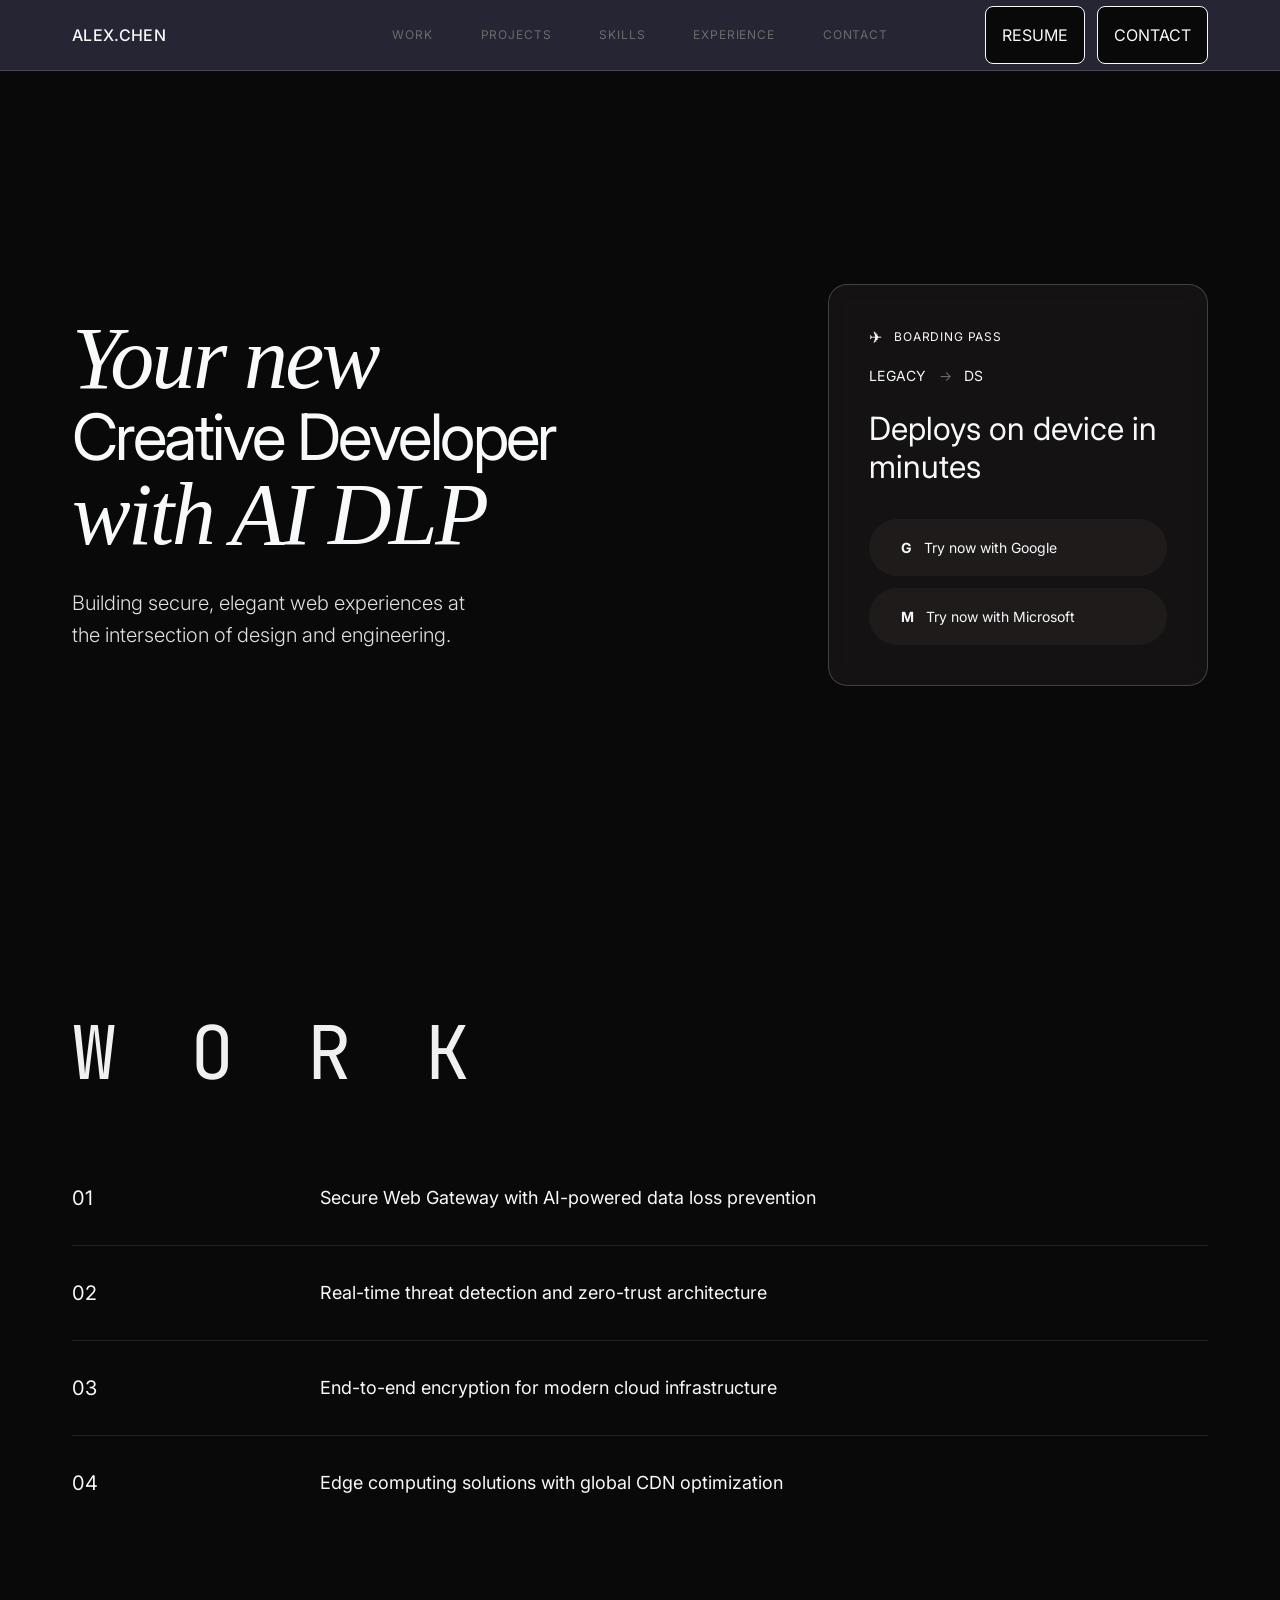
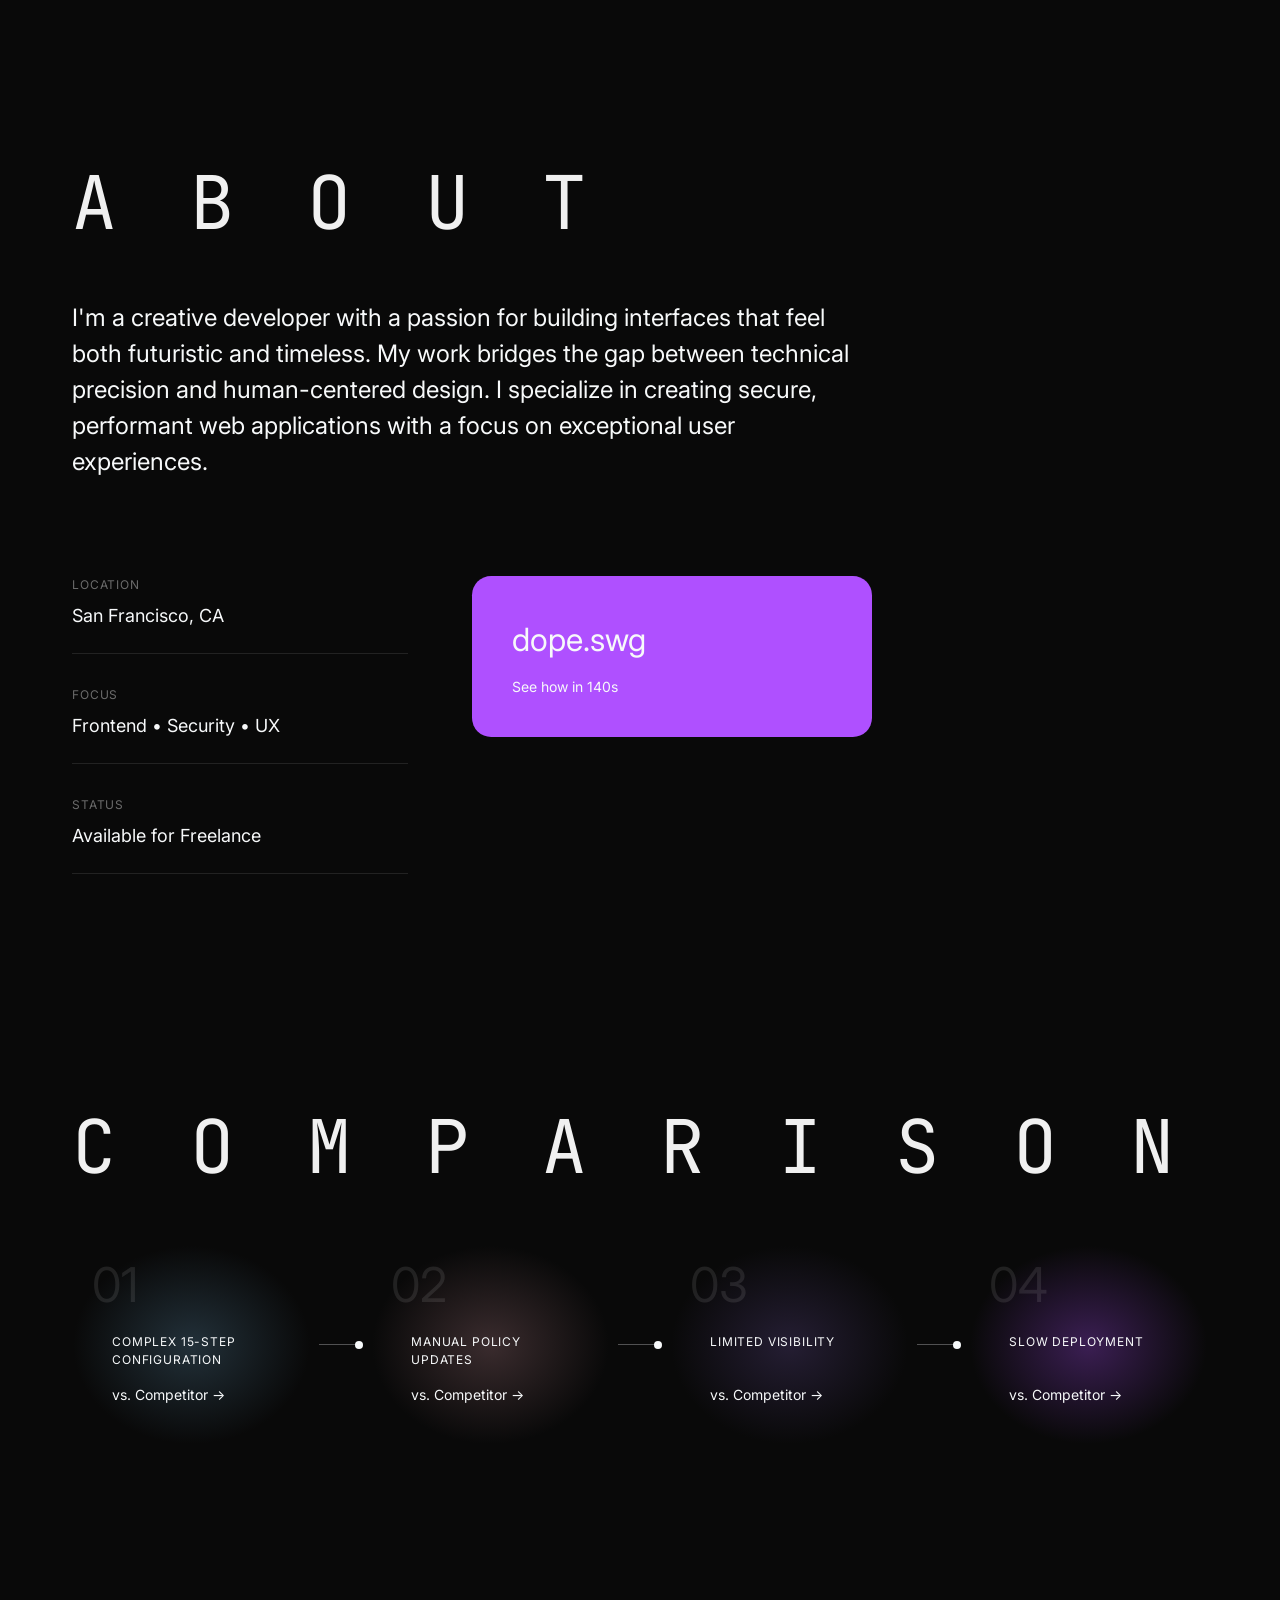
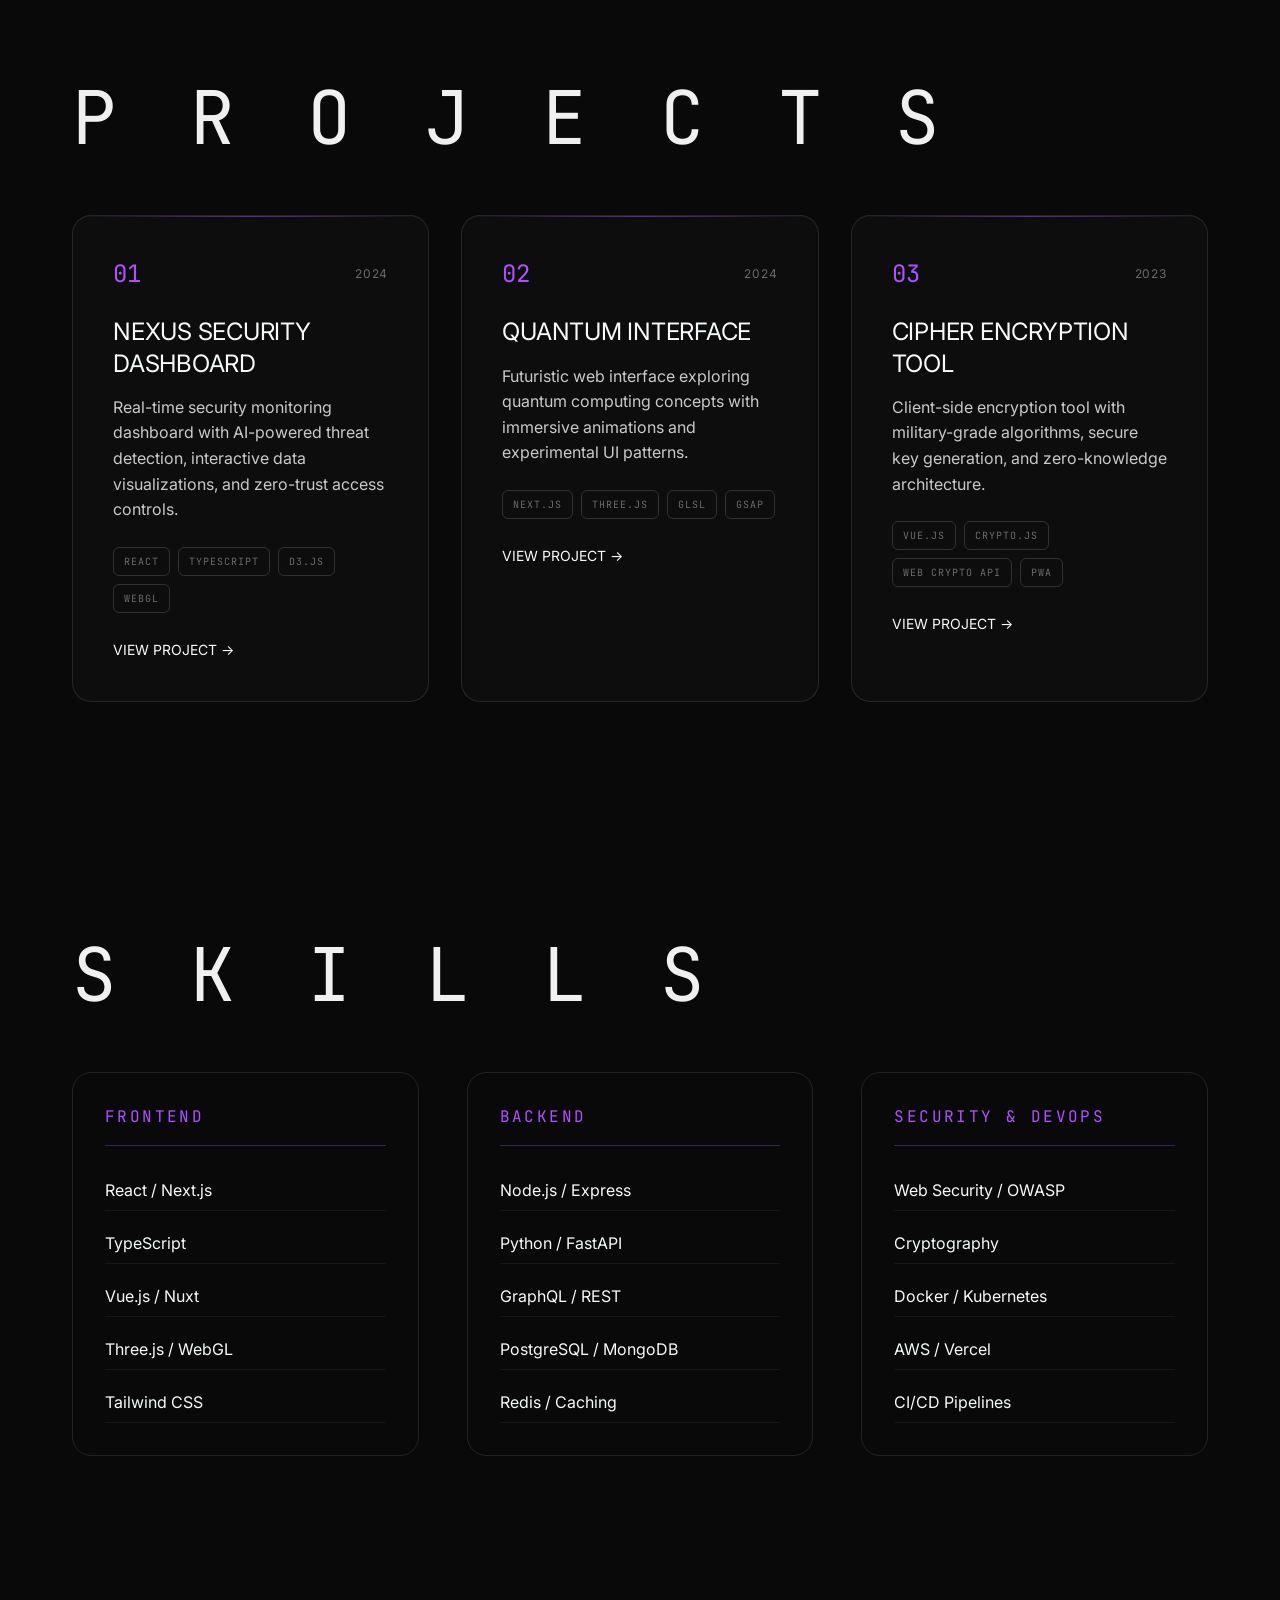
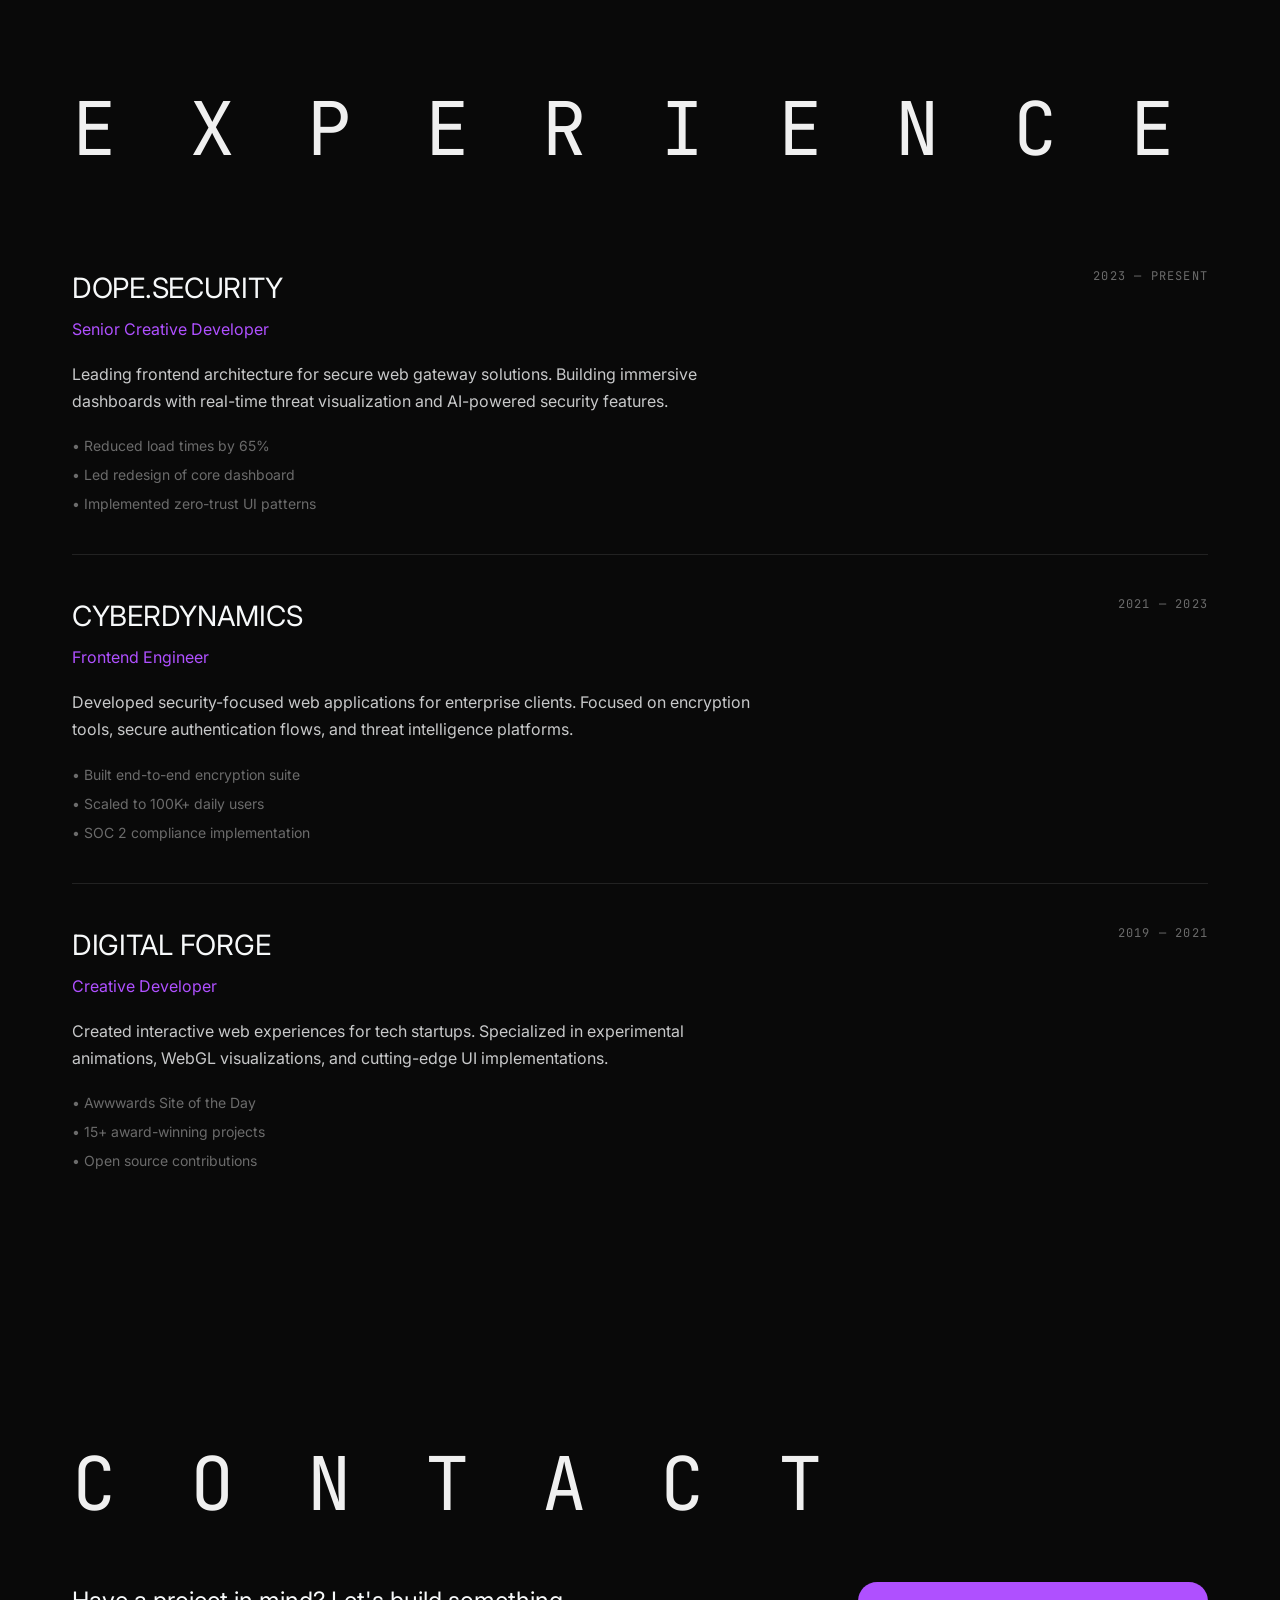
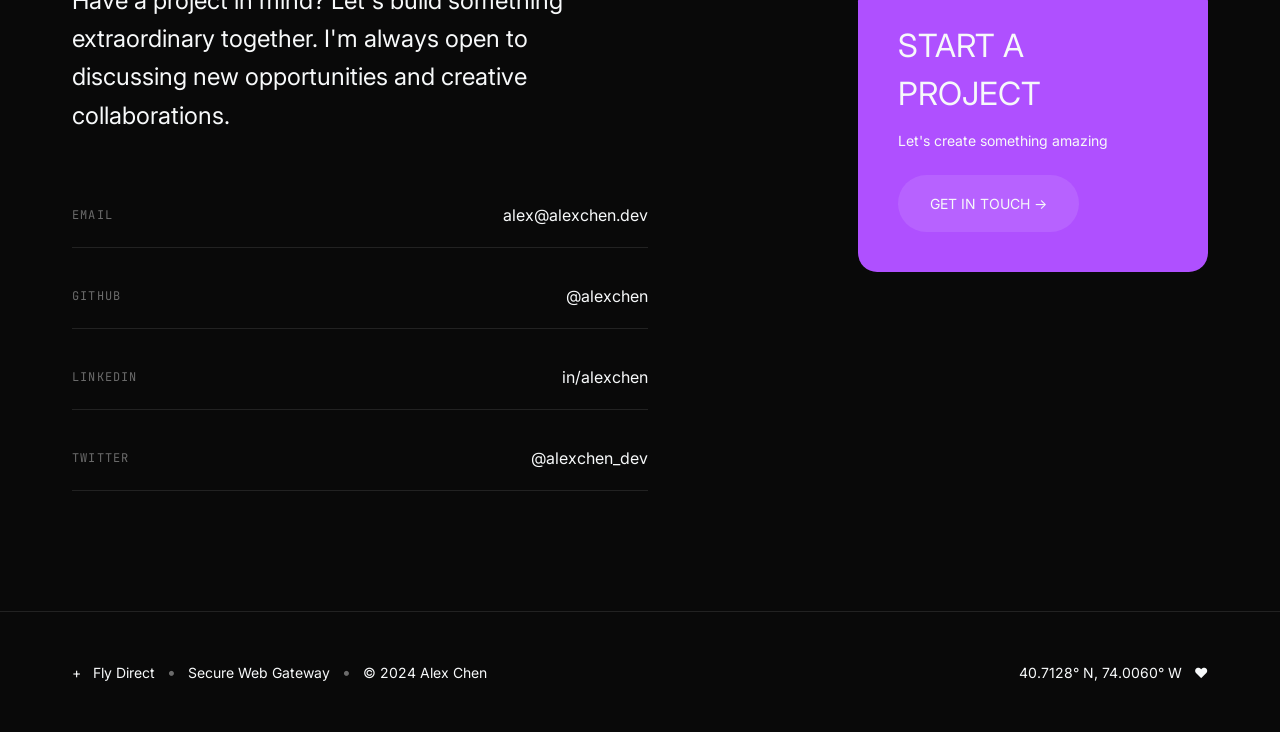
<file: MovingBackground/index.html>
<!DOCTYPE html>
<html lang="en">
<head>
    <meta charset="UTF-8">
    <meta name="viewport" content="width=device-width, initial-scale=1.0">
    <title>Alex Chen — Creative Developer Portfolio</title>
    <meta name="description" content="Creative Developer specializing in secure web experiences at the intersection of design and engineering.">
    <link rel="preconnect" href="https://fonts.googleapis.com">
    <link rel="preconnect" href="https://fonts.gstatic.com" crossorigin>
    <link href="https://fonts.googleapis.com/css2?family=Inter:wght@300;400;500;700&family=JetBrains+Mono:wght@400&display=swap" rel="stylesheet">
    <link rel="stylesheet" href="styles.css">
</head>
<body>
    <!-- Frosted Nav Bar -->
    <nav class="nav">
        <div class="nav-container">
            <div class="nav-brand">ALEX.CHEN</div>
            <div class="nav-links">
                <a href="#work" class="nav-link">WORK</a>
                <a href="#projects" class="nav-link">PROJECTS</a>
                <a href="#skills" class="nav-link">SKILLS</a>
                <a href="#experience" class="nav-link">EXPERIENCE</a>
                <a href="#contact" class="nav-link">CONTACT</a>
            </div>
            <div class="nav-actions">
                <a href="#" class="btn btn-filled">RESUME</a>
                <a href="#contact" class="btn btn-filled">CONTACT</a>
            </div>
        </div>
    </nav>

    <!-- Hero Section -->
    <header class="hero">
        <div class="hero-video-bg">
            <video autoplay muted loop playsinline>
                <source src="https://cdn.prod.website-files.com/623381c2c01066b228a1670b%2F66c8e4dabc8311f5a755963e_Homepage_Hero_compressed%20%282%29-transcode.mp4" type="video/mp4">
                <source src="https://cdn.prod.website-files.com/623381c2c01066b228a1670b%2F66c8e4dabc8311f5a755963e_Homepage_Hero_compressed%20%282%29-transcode.webm" type="video/webm">
            </video>
        </div>
        <div class="hero-overlay"></div>
        <div class="hero-container">
            <div class="hero-content">
                <div class="hero-text">
                    <div class="hero-line">
                        <span class="hero-italic">Your new</span>
                    </div>
                    <div class="hero-line">
                        <span class="hero-main">Creative Developer</span>
                    </div>
                    <div class="hero-line">
                        <span class="hero-italic">with AI DLP</span>
                    </div>
                    <p class="hero-subhead">
                        Building secure, elegant web experiences at the intersection of design and engineering.
                    </p>
                </div>
            </div>
            <div class="hero-card-container">
                <div class="boarding-pass-card">
                    <div class="boarding-pass-header">
                        <span class="boarding-pass-icon">✈</span>
                        <span class="boarding-pass-label">BOARDING PASS</span>
                    </div>
                    <div class="boarding-pass-route">
                        <span>LEGACY</span>
                        <span class="route-arrow">→</span>
                        <span>DS</span>
                    </div>
                    <h3 class="boarding-pass-title">Deploys on device in minutes</h3>
                    <div class="boarding-pass-actions">
                        <button class="btn-pill">
                            <span class="btn-pill-icon">G</span>
                            Try now with Google
                        </button>
                        <button class="btn-pill">
                            <span class="btn-pill-icon">M</span>
                            Try now with Microsoft
                        </button>
                    </div>
                </div>
            </div>
        </div>
    </header>

    <!-- Work Section -->
    <section id="work" class="section">
        <div class="container">
            <div class="section-stamp">W O R K</div>
            <div class="feature-rows">
                <div class="feature-row">
                    <a href="#" class="feature-link">01</a>
                    <p class="feature-desc">Secure Web Gateway with AI-powered data loss prevention</p>
                </div>
                <div class="feature-row-divider"></div>
                <div class="feature-row">
                    <a href="#" class="feature-link">02</a>
                    <p class="feature-desc">Real-time threat detection and zero-trust architecture</p>
                </div>
                <div class="feature-row-divider"></div>
                <div class="feature-row">
                    <a href="#" class="feature-link">03</a>
                    <p class="feature-desc">End-to-end encryption for modern cloud infrastructure</p>
                </div>
                <div class="feature-row-divider"></div>
                <div class="feature-row">
                    <a href="#" class="feature-link">04</a>
                    <p class="feature-desc">Edge computing solutions with global CDN optimization</p>
                </div>
            </div>
        </div>
    </section>

    <!-- About Section -->
    <section id="about" class="section">
        <div class="container">
            <div class="section-stamp">A B O U T</div>
            <div class="about-content">
                <p class="about-text">
                    I'm a creative developer with a passion for building interfaces that feel both futuristic and timeless. 
                    My work bridges the gap between technical precision and human-centered design. I specialize in creating
                    secure, performant web applications with a focus on exceptional user experiences.
                </p>
                <div class="about-grid">
                    <div class="about-info">
                        <div class="about-item">
                            <span class="about-label">LOCATION</span>
                            <span class="about-value">San Francisco, CA</span>
                        </div>
                        <div class="about-item">
                            <span class="about-label">FOCUS</span>
                            <span class="about-value">Frontend • Security • UX</span>
                        </div>
                        <div class="about-item">
                            <span class="about-label">STATUS</span>
                            <span class="about-value">Available for Freelance</span>
                        </div>
                    </div>
                    <div class="violet-bloom-card">
                        <h3 class="violet-bloom-title">dope.swg</h3>
                        <p class="violet-bloom-desc">See how in 140s</p>
                    </div>
                </div>
            </div>
        </div>
    </section>

    <!-- Comparison Section -->
    <section class="section">
        <div class="container">
            <div class="section-stamp">C O M P A R I S O N</div>
            <div class="comparison-grid">
                <div class="comparison-card comparison-card-1">
                    <div class="comparison-number">01</div>
                    <div class="comparison-label">COMPLEX 15-STEP CONFIGURATION</div>
                    <a href="#" class="comparison-link">vs. Competitor →</a>
                </div>
                <div class="comparison-connector">
                    <div class="comparison-line"></div>
                    <div class="comparison-dot"></div>
                </div>
                <div class="comparison-card comparison-card-2">
                    <div class="comparison-number">02</div>
                    <div class="comparison-label">MANUAL POLICY UPDATES</div>
                    <a href="#" class="comparison-link">vs. Competitor →</a>
                </div>
                <div class="comparison-connector">
                    <div class="comparison-line"></div>
                    <div class="comparison-dot"></div>
                </div>
                <div class="comparison-card comparison-card-3">
                    <div class="comparison-number">03</div>
                    <div class="comparison-label">LIMITED VISIBILITY</div>
                    <a href="#" class="comparison-link">vs. Competitor →</a>
                </div>
                <div class="comparison-connector">
                    <div class="comparison-line"></div>
                    <div class="comparison-dot"></div>
                </div>
                <div class="comparison-card comparison-card-4">
                    <div class="comparison-number">04</div>
                    <div class="comparison-label">SLOW DEPLOYMENT</div>
                    <a href="#" class="comparison-link">vs. Competitor →</a>
                </div>
            </div>
        </div>
    </section>

    <!-- Projects Section -->
    <section id="projects" class="section">
        <div class="container">
            <div class="section-stamp">P R O J E C T S</div>
            <div class="projects-grid">
                <article class="project-card">
                    <div class="project-header">
                        <span class="project-number">01</span>
                        <span class="project-year">2024</span>
                    </div>
                    <h3 class="project-title">NEXUS SECURITY DASHBOARD</h3>
                    <p class="project-description">
                        Real-time security monitoring dashboard with AI-powered threat detection, 
                        interactive data visualizations, and zero-trust access controls.
                    </p>
                    <div class="project-tags">
                        <span class="project-tag">REACT</span>
                        <span class="project-tag">TYPESCRIPT</span>
                        <span class="project-tag">D3.JS</span>
                        <span class="project-tag">WEBGL</span>
                    </div>
                    <a href="#" class="project-link">VIEW PROJECT →</a>
                </article>
                
                <article class="project-card">
                    <div class="project-header">
                        <span class="project-number">02</span>
                        <span class="project-year">2024</span>
                    </div>
                    <h3 class="project-title">QUANTUM INTERFACE</h3>
                    <p class="project-description">
                        Futuristic web interface exploring quantum computing concepts with 
                        immersive animations and experimental UI patterns.
                    </p>
                    <div class="project-tags">
                        <span class="project-tag">NEXT.JS</span>
                        <span class="project-tag">THREE.JS</span>
                        <span class="project-tag">GLSL</span>
                        <span class="project-tag">GSAP</span>
                    </div>
                    <a href="#" class="project-link">VIEW PROJECT →</a>
                </article>
                
                <article class="project-card">
                    <div class="project-header">
                        <span class="project-number">03</span>
                        <span class="project-year">2023</span>
                    </div>
                    <h3 class="project-title">CIPHER ENCRYPTION TOOL</h3>
                    <p class="project-description">
                        Client-side encryption tool with military-grade algorithms, 
                        secure key generation, and zero-knowledge architecture.
                    </p>
                    <div class="project-tags">
                        <span class="project-tag">VUE.JS</span>
                        <span class="project-tag">CRYPTO.JS</span>
                        <span class="project-tag">WEB CRYPTO API</span>
                        <span class="project-tag">PWA</span>
                    </div>
                    <a href="#" class="project-link">VIEW PROJECT →</a>
                </article>
            </div>
        </div>
    </section>

    <!-- Skills Section -->
    <section id="skills" class="section">
        <div class="container">
            <div class="section-stamp">S K I L L S</div>
            <div class="skills-grid">
                <div class="skill-category">
                    <h3 class="skill-category-title">FRONTEND</h3>
                    <div class="skill-list">
                        <span class="skill-item">React / Next.js</span>
                        <span class="skill-item">TypeScript</span>
                        <span class="skill-item">Vue.js / Nuxt</span>
                        <span class="skill-item">Three.js / WebGL</span>
                        <span class="skill-item">Tailwind CSS</span>
                    </div>
                </div>
                <div class="skill-category">
                    <h3 class="skill-category-title">BACKEND</h3>
                    <div class="skill-list">
                        <span class="skill-item">Node.js / Express</span>
                        <span class="skill-item">Python / FastAPI</span>
                        <span class="skill-item">GraphQL / REST</span>
                        <span class="skill-item">PostgreSQL / MongoDB</span>
                        <span class="skill-item">Redis / Caching</span>
                    </div>
                </div>
                <div class="skill-category">
                    <h3 class="skill-category-title">SECURITY & DEVOPS</h3>
                    <div class="skill-list">
                        <span class="skill-item">Web Security / OWASP</span>
                        <span class="skill-item">Cryptography</span>
                        <span class="skill-item">Docker / Kubernetes</span>
                        <span class="skill-item">AWS / Vercel</span>
                        <span class="skill-item">CI/CD Pipelines</span>
                    </div>
                </div>
            </div>
        </div>
    </section>

    <!-- Experience Section -->
    <section id="experience" class="section">
        <div class="container">
            <div class="section-stamp">E X P E R I E N C E</div>
            <div class="experience-timeline">
                <div class="experience-item">
                    <div class="experience-header">
                        <div class="experience-company-info">
                            <h3 class="experience-company">DOPE.SECURITY</h3>
                            <span class="experience-role">Senior Creative Developer</span>
                        </div>
                        <span class="experience-period">2023 — PRESENT</span>
                    </div>
                    <p class="experience-description">
                        Leading frontend architecture for secure web gateway solutions. Building immersive 
                        dashboards with real-time threat visualization and AI-powered security features.
                    </p>
                    <div class="experience-achievements">
                        <span class="achievement">• Reduced load times by 65%</span>
                        <span class="achievement">• Led redesign of core dashboard</span>
                        <span class="achievement">• Implemented zero-trust UI patterns</span>
                    </div>
                </div>
                <div class="experience-divider"></div>
                <div class="experience-item">
                    <div class="experience-header">
                        <div class="experience-company-info">
                            <h3 class="experience-company">CYBERDYNAMICS</h3>
                            <span class="experience-role">Frontend Engineer</span>
                        </div>
                        <span class="experience-period">2021 — 2023</span>
                    </div>
                    <p class="experience-description">
                        Developed security-focused web applications for enterprise clients. Focused on 
                        encryption tools, secure authentication flows, and threat intelligence platforms.
                    </p>
                    <div class="experience-achievements">
                        <span class="achievement">• Built end-to-end encryption suite</span>
                        <span class="achievement">• Scaled to 100K+ daily users</span>
                        <span class="achievement">• SOC 2 compliance implementation</span>
                    </div>
                </div>
                <div class="experience-divider"></div>
                <div class="experience-item">
                    <div class="experience-header">
                        <div class="experience-company-info">
                            <h3 class="experience-company">DIGITAL FORGE</h3>
                            <span class="experience-role">Creative Developer</span>
                        </div>
                        <span class="experience-period">2019 — 2021</span>
                    </div>
                    <p class="experience-description">
                        Created interactive web experiences for tech startups. Specialized in experimental 
                        animations, WebGL visualizations, and cutting-edge UI implementations.
                    </p>
                    <div class="experience-achievements">
                        <span class="achievement">• Awwwards Site of the Day</span>
                        <span class="achievement">• 15+ award-winning projects</span>
                        <span class="achievement">• Open source contributions</span>
                    </div>
                </div>
            </div>
        </div>
    </section>

    <!-- Contact Section -->
    <section id="contact" class="section">
        <div class="container">
            <div class="section-stamp">C O N T A C T</div>
            <div class="contact-content">
                <div class="contact-info">
                    <p class="contact-text">
                        Have a project in mind? Let's build something extraordinary together.
                        I'm always open to discussing new opportunities and creative collaborations.
                    </p>
                    <div class="contact-links">
                        <a href="mailto:alex@alexchen.dev" class="contact-link">
                            <span class="contact-link-label">EMAIL</span>
                            <span class="contact-link-value">alex@alexchen.dev</span>
                        </a>
                        <a href="https://github.com" class="contact-link">
                            <span class="contact-link-label">GITHUB</span>
                            <span class="contact-link-value">@alexchen</span>
                        </a>
                        <a href="https://linkedin.com" class="contact-link">
                            <span class="contact-link-label">LINKEDIN</span>
                            <span class="contact-link-value">in/alexchen</span>
                        </a>
                        <a href="https://twitter.com" class="contact-link">
                            <span class="contact-link-label">TWITTER</span>
                            <span class="contact-link-value">@alexchen_dev</span>
                        </a>
                    </div>
                </div>
                <div class="contact-cta">
                    <div class="violet-bloom-card contact-card">
                        <h3 class="violet-bloom-title">START A PROJECT</h3>
                        <p class="violet-bloom-desc">Let's create something amazing</p>
                        <button class="btn-pill contact-pill">GET IN TOUCH →</button>
                    </div>
                </div>
            </div>
        </div>
    </section>

    <!-- Footer -->
    <footer class="footer">
        <div class="footer-container">
            <div class="footer-left">
                <span class="footer-icon">+</span>
                <span class="footer-label">Fly Direct</span>
                <span class="footer-separator">•</span>
                <span class="footer-label">Secure Web Gateway</span>
                <span class="footer-separator">•</span>
                <span class="footer-label">© 2024 Alex Chen</span>
            </div>
            <div class="footer-right">
                <span class="footer-coords" id="coords">40.7128° N, 74.0060° W</span>
                <span class="footer-heart">♥</span>
            </div>
        </div>
    </footer>

    <script src="app.js"></script>
</body>
</html>
</file>
<file: MovingBackground/styles.css>
/* Dope.security Style Reference - Midnight Terminal Aesthetic */
@import url('https://fonts.googleapis.com/css2?family=Inter:wght@300;400;500;700&family=JetBrains+Mono:wght@400&display=swap');

:root {
  /* Colors */
  --color-near-black: #090909;
  --color-almost-white: #f7f9fa;
  --color-soft-white: #f0f0f0;
  --color-steel: #828384;
  --color-graphite: #474747;
  --color-iron: #423738;
  --color-ash: #6b6b6b;
  --color-signal-violet: #af50ff;
  --color-lavender-mist: #e1bdff;
  
  /* Surfaces */
  --surface-void-canvas: #090909;
  --surface-translucent-panel: rgba(51, 50, 72, 0.7);
  --surface-iron-wash: #423738;
  --surface-violet-bloom: #af50ff;
  
  /* Typography */
  --font-whyte-inktrap: 'Inter', -apple-system, BlinkMacSystemFont, "Segoe UI", Roboto, sans-serif;
  --font-whyte-inktrap-mono: 'JetBrains Mono', ui-monospace, SFMono-Regular, Menlo, Monaco, Consolas, monospace;
  --font-grandslang: 'Times New Roman', 'Georgia', serif;
  
  /* Spacing */
  --spacing-4: 4px;
  --spacing-8: 8px;
  --spacing-12: 12px;
  --spacing-16: 16px;
  --spacing-20: 20px;
  --spacing-24: 24px;
  --spacing-32: 32px;
  --spacing-40: 40px;
  --spacing-48: 48px;
  --spacing-64: 64px;
  --spacing-72: 72px;
  --spacing-80: 80px;
  --spacing-96: 96px;
  --spacing-120: 120px;
  
  /* Layout */
  --page-max-width: 1200px;
  --section-gap: 120px;
  --card-padding: 40px;
  --element-gap: 16px;
  
  /* Border Radius */
  --radius-buttons: 8px;
  --radius-cards: 19.2px;
  --radius-pills: 1584px;
  --radius-smallcontrols: 6px;
}

* {
  margin: 0;
  padding: 0;
  box-sizing: border-box;
}

html {
  scroll-behavior: smooth;
}

body {
  background-color: var(--color-near-black);
  color: var(--color-almost-white);
  font-family: var(--font-whyte-inktrap);
  line-height: 1.5;
  -webkit-font-smoothing: antialiased;
  -moz-osx-font-smoothing: grayscale;
  overflow-x: hidden;
}

/* Navigation */
.nav {
  position: fixed;
  top: 0;
  left: 0;
  right: 0;
  z-index: 100;
  background: var(--surface-translucent-panel);
  backdrop-filter: blur(10px);
  -webkit-backdrop-filter: blur(10px);
  border-bottom: 1px solid rgba(107, 107, 107, 0.5);
}

.nav-container {
  max-width: var(--page-max-width);
  margin: 0 auto;
  padding: 0 var(--spacing-32);
  display: flex;
  align-items: center;
  justify-content: space-between;
  height: 70px;
}

.nav-brand {
  font-family: var(--font-whyte-inktrap);
  font-size: 16px;
  font-weight: 500;
  color: var(--color-almost-white);
  letter-spacing: 0.02em;
}

.nav-links {
  display: flex;
  gap: var(--spacing-48);
  position: absolute;
  left: 50%;
  transform: translateX(-50%);
}

.nav-link {
  font-family: var(--font-whyte-inktrap);
  font-size: 12px;
  font-weight: 400;
  color: var(--color-ash);
  text-decoration: none;
  text-transform: uppercase;
  letter-spacing: 0.07em;
  padding: 10.4px 0;
  transition: color 0.2s ease;
}

.nav-link:hover {
  color: var(--color-almost-white);
  text-decoration: underline;
}

.nav-actions {
  display: flex;
  gap: var(--spacing-12);
}

/* Buttons */
.btn {
  font-family: var(--font-whyte-inktrap);
  font-size: 16px;
  font-weight: 400;
  padding: 16px;
  border-radius: var(--radius-buttons);
  cursor: pointer;
  transition: all 0.2s ease;
  background: transparent;
  color: var(--color-almost-white);
}

.btn-filled {
  background: var(--color-near-black);
  border: 1px solid var(--color-almost-white);
}

.btn-filled:hover {
  background: rgba(247, 249, 250, 0.05);
}

.btn-pill {
  font-family: var(--font-whyte-inktrap);
  font-size: 14px;
  font-weight: 400;
  padding: 20px 32px;
  border-radius: var(--radius-pills);
  border: none;
  cursor: pointer;
  background: rgba(237, 195, 196, 0.05);
  color: var(--color-almost-white);
  display: flex;
  align-items: center;
  gap: var(--spacing-12);
  transition: background 0.2s ease;
}

.btn-pill:hover {
  background: rgba(237, 195, 196, 0.1);
}

.btn-pill-icon {
  font-weight: 700;
}

/* Hero Section */
.hero {
  position: relative;
  min-height: 100vh;
  padding-top: 70px;
  display: flex;
  align-items: center;
  overflow: hidden;
  background: var(--color-near-black);
}

.hero-video-bg {
  position: absolute;
  top: 0;
  left: 0;
  right: 0;
  bottom: 0;
  z-index: 0;
  overflow: hidden;
}

.hero-video-bg video {
  position: absolute;
  top: 50%;
  left: 50%;
  min-width: 100%;
  min-height: 100%;
  width: auto;
  height: auto;
  transform: translateX(-50%) translateY(-50%);
  object-fit: cover;
}

.hero-overlay {
  position: absolute;
  top: 0;
  left: 0;
  right: 0;
  bottom: 0;
  background: 
    radial-gradient(ellipse at 50% 30%, transparent 0%, rgba(9, 9, 9, 0.4) 60%, rgba(9, 9, 9, 0.9) 100%),
    linear-gradient(to right, rgba(9, 9, 9, 0.7) 0%, transparent 40%, transparent 60%, rgba(9, 9, 9, 0.5) 100%);
  z-index: 1;
  pointer-events: none;
}

.hero-container {
  max-width: var(--page-max-width);
  margin: 0 auto;
  padding: 0 var(--spacing-32);
  display: grid;
  grid-template-columns: 1.2fr 1fr;
  gap: var(--spacing-80);
  align-items: center;
  position: relative;
  z-index: 2;
  width: 100%;
}

.hero-content {
  padding: var(--spacing-80) 0;
}

.hero-text {
  display: flex;
  flex-direction: column;
}

.hero-line {
  line-height: 0.9;
}

.hero-italic {
  font-family: var(--font-grandslang);
  font-style: italic;
  font-size: 88px;
  font-weight: 400;
  letter-spacing: -0.03em;
  color: var(--color-almost-white);
}

.hero-main {
  font-family: var(--font-whyte-inktrap);
  font-size: 64px;
  font-weight: 400;
  letter-spacing: -0.04em;
  color: var(--color-almost-white);
  line-height: 1.2;
}

.hero-subhead {
  font-family: var(--font-whyte-inktrap);
  font-size: 20px;
  font-weight: 300;
  color: rgba(247, 249, 250, 0.9);
  margin-top: var(--spacing-32);
  line-height: 1.6;
  max-width: 400px;
}

/* Boarding Pass Card */
.hero-card-container {
  display: flex;
  justify-content: flex-end;
}

.boarding-pass-card {
  background: rgba(237, 195, 196, 0.05);
  border: 1px solid rgba(247, 249, 250, 0.2);
  border-radius: var(--radius-cards);
  padding: var(--card-padding);
  max-width: 380px;
  width: 100%;
  backdrop-filter: blur(10px);
  -webkit-backdrop-filter: blur(10px);
}

.boarding-pass-header {
  display: flex;
  align-items: center;
  gap: var(--spacing-12);
  margin-bottom: var(--spacing-16);
}

.boarding-pass-icon {
  font-size: 16px;
}

.boarding-pass-label {
  font-family: var(--font-whyte-inktrap);
  font-size: 12px;
  font-weight: 400;
  text-transform: uppercase;
  letter-spacing: 0.07em;
  color: var(--color-almost-white);
}

.boarding-pass-route {
  font-family: var(--font-whyte-inktrap);
  font-size: 14px;
  font-weight: 400;
  color: var(--color-almost-white);
  display: flex;
  align-items: center;
  gap: var(--spacing-12);
  margin-bottom: var(--spacing-24);
  letter-spacing: 0.02em;
}

.route-arrow {
  color: var(--color-ash);
}

.boarding-pass-title {
  font-family: var(--font-whyte-inktrap);
  font-size: 32px;
  font-weight: 400;
  color: var(--color-almost-white);
  line-height: 1.2;
  margin-bottom: var(--spacing-32);
}

.boarding-pass-actions {
  display: flex;
  flex-direction: column;
  gap: var(--spacing-12);
}

/* Sections */
.section {
  padding: var(--section-gap) 0;
  position: relative;
}

.container {
  max-width: var(--page-max-width);
  margin: 0 auto;
  padding: 0 var(--spacing-32);
}

.section-stamp {
  font-family: var(--font-whyte-inktrap-mono);
  font-size: 74px;
  font-weight: 400;
  text-transform: uppercase;
  letter-spacing: 0.2em;
  color: var(--color-soft-white);
  line-height: 0.9;
  margin-bottom: var(--spacing-64);
  overflow: hidden;
}

/* Feature Rows */
.feature-rows {
  display: flex;
  flex-direction: column;
}

.feature-row {
  display: grid;
  grid-template-columns: 200px 1fr;
  gap: var(--spacing-48);
  align-items: center;
  padding: var(--spacing-32) 0;
}

.feature-link {
  font-family: var(--font-whyte-inktrap);
  font-size: 20px;
  font-weight: 400;
  color: var(--color-almost-white);
  text-decoration: none;
}

.feature-link:hover {
  text-decoration: underline;
}

.feature-desc {
  font-family: var(--font-whyte-inktrap);
  font-size: 18px;
  font-weight: 400;
  color: var(--color-almost-white);
  line-height: 1.56;
}

.feature-row-divider {
  height: 1px;
  background: rgba(247, 249, 250, 0.1);
  width: 100%;
}

/* About Section */
.about-content {
  display: flex;
  flex-direction: column;
  gap: var(--spacing-48);
  max-width: 800px;
}

.about-text {
  font-family: var(--font-whyte-inktrap);
  font-size: 24px;
  font-weight: 400;
  line-height: 1.5;
  color: var(--color-almost-white);
}

/* Violet Bloom Card */
.violet-bloom-card {
  background: var(--color-signal-violet);
  border-radius: var(--radius-cards);
  padding: var(--card-padding);
  max-width: 400px;
}

.violet-bloom-title {
  font-family: var(--font-whyte-inktrap);
  font-size: 32px;
  font-weight: 400;
  color: var(--color-almost-white);
  margin-bottom: var(--spacing-12);
}

.violet-bloom-desc {
  font-family: var(--font-whyte-inktrap);
  font-size: 14px;
  font-weight: 400;
  color: var(--color-almost-white);
}

/* Comparison Section */
.comparison-grid {
  display: grid;
  grid-template-columns: 1fr auto 1fr auto 1fr auto 1fr;
  gap: 0;
  align-items: stretch;
}

.comparison-card {
  background: radial-gradient(ellipse at center, rgba(175, 80, 255, 0.3) 0%, rgba(9, 9, 9, 0.9) 70%);
  border-radius: var(--radius-cards);
  padding: var(--card-padding);
  position: relative;
  min-height: 200px;
  display: flex;
  flex-direction: column;
  justify-content: space-between;
}

.comparison-card-1 {
  background: radial-gradient(ellipse at center, rgba(135, 206, 250, 0.2) 0%, rgba(9, 9, 9, 0.9) 70%);
}

.comparison-card-2 {
  background: radial-gradient(ellipse at center, rgba(255, 182, 193, 0.2) 0%, rgba(9, 9, 9, 0.9) 70%);
}

.comparison-card-3 {
  background: radial-gradient(ellipse at center, rgba(147, 112, 219, 0.2) 0%, rgba(9, 9, 9, 0.9) 70%);
}

.comparison-card-4 {
  background: radial-gradient(ellipse at center, rgba(175, 80, 255, 0.3) 0%, rgba(9, 9, 9, 0.9) 70%);
}

.comparison-number {
  font-family: var(--font-whyte-inktrap);
  font-size: 48px;
  font-weight: 400;
  color: rgba(247, 249, 250, 0.1);
  position: absolute;
  top: var(--spacing-16);
  left: var(--spacing-20);
  line-height: 1;
}

.comparison-label {
  font-family: var(--font-whyte-inktrap);
  font-size: 12px;
  font-weight: 400;
  text-transform: uppercase;
  letter-spacing: 0.07em;
  color: var(--color-almost-white);
  margin-top: var(--spacing-48);
  line-height: 1.5;
}

.comparison-link {
  font-family: var(--font-whyte-inktrap);
  font-size: 14px;
  font-weight: 400;
  color: var(--color-almost-white);
  text-decoration: none;
}

.comparison-link:hover {
  text-decoration: underline;
}

.comparison-connector {
  display: flex;
  align-items: center;
  padding: 0 var(--spacing-8);
  position: relative;
}

.comparison-line {
  height: 1px;
  width: 40px;
  background: rgba(247, 249, 250, 0.3);
}

.comparison-dot {
  width: 8px;
  height: 8px;
  border-radius: 50%;
  background: var(--color-almost-white);
  margin-left: -4px;
}

/* Footer */
.footer {
  padding: var(--spacing-48) 0;
  border-top: 1px solid rgba(247, 249, 250, 0.1);
}

.footer-container {
  max-width: var(--page-max-width);
  margin: 0 auto;
  padding: 0 var(--spacing-32);
  display: flex;
  align-items: center;
  justify-content: space-between;
}

.footer-left {
  display: flex;
  align-items: center;
  gap: var(--spacing-12);
}

.footer-icon {
  font-size: 14px;
  color: var(--color-almost-white);
}

.footer-label {
  font-family: var(--font-whyte-inktrap);
  font-size: 14px;
  font-weight: 400;
  color: var(--color-almost-white);
}

.footer-separator {
  color: var(--color-ash);
}

.footer-right {
  display: flex;
  align-items: center;
  gap: var(--spacing-12);
}

.footer-coords {
  font-family: var(--font-whyte-inktrap);
  font-size: 14px;
  font-weight: 400;
  color: var(--color-almost-white);
}

.footer-heart {
  color: var(--color-almost-white);
  font-size: 14px;
}

/* About Section - Extended */
.about-grid {
  display: grid;
  grid-template-columns: 1fr 400px;
  gap: var(--spacing-64);
  align-items: start;
  margin-top: var(--spacing-48);
}

.about-info {
  display: flex;
  flex-direction: column;
  gap: var(--spacing-32);
}

.about-item {
  display: flex;
  flex-direction: column;
  gap: var(--spacing-8);
  padding-bottom: var(--spacing-24);
  border-bottom: 1px solid rgba(247, 249, 250, 0.1);
}

.about-label {
  font-family: var(--font-whyte-inktrap);
  font-size: 12px;
  font-weight: 400;
  text-transform: uppercase;
  letter-spacing: 0.07em;
  color: var(--color-ash);
}

.about-value {
  font-family: var(--font-whyte-inktrap);
  font-size: 18px;
  font-weight: 400;
  color: var(--color-almost-white);
}

/* Projects Section */
.projects-grid {
  display: grid;
  grid-template-columns: repeat(auto-fit, minmax(350px, 1fr));
  gap: var(--spacing-32);
}

.project-card {
  background: rgba(247, 249, 250, 0.02);
  border: 1px solid rgba(247, 249, 250, 0.1);
  border-radius: var(--radius-cards);
  padding: var(--card-padding);
  transition: all 0.3s ease;
  position: relative;
  overflow: hidden;
}

.project-card::before {
  content: '';
  position: absolute;
  top: 0;
  left: 0;
  right: 0;
  height: 1px;
  background: linear-gradient(90deg, transparent, rgba(175, 80, 255, 0.5), transparent);
}

.project-card:hover {
  background: rgba(247, 249, 250, 0.04);
  border-color: rgba(175, 80, 255, 0.3);
  transform: translateY(-4px);
}

.project-header {
  display: flex;
  align-items: center;
  justify-content: space-between;
  margin-bottom: var(--spacing-24);
}

.project-number {
  font-family: var(--font-whyte-inktrap-mono);
  font-size: 24px;
  font-weight: 400;
  color: var(--color-signal-violet);
}

.project-year {
  font-family: var(--font-whyte-inktrap);
  font-size: 12px;
  font-weight: 400;
  text-transform: uppercase;
  letter-spacing: 0.07em;
  color: var(--color-ash);
}

.project-title {
  font-family: var(--font-whyte-inktrap);
  font-size: 24px;
  font-weight: 400;
  color: var(--color-almost-white);
  margin-bottom: var(--spacing-16);
  line-height: 1.3;
  letter-spacing: -0.01em;
}

.project-description {
  font-family: var(--font-whyte-inktrap);
  font-size: 16px;
  font-weight: 400;
  color: rgba(247, 249, 250, 0.8);
  line-height: 1.6;
  margin-bottom: var(--spacing-24);
}

.project-tags {
  display: flex;
  flex-wrap: wrap;
  gap: var(--spacing-8);
  margin-bottom: var(--spacing-24);
}

.project-tag {
  font-family: var(--font-whyte-inktrap-mono);
  font-size: 10px;
  font-weight: 400;
  text-transform: uppercase;
  letter-spacing: 0.1em;
  color: var(--color-ash);
  padding: 6px 10px;
  border: 1px solid rgba(130, 131, 132, 0.3);
  border-radius: var(--radius-smallcontrols);
}

.project-link {
  font-family: var(--font-whyte-inktrap);
  font-size: 14px;
  font-weight: 400;
  color: var(--color-almost-white);
  text-decoration: none;
  transition: color 0.2s ease;
}

.project-link:hover {
  color: var(--color-signal-violet);
}

/* Skills Section */
.skills-grid {
  display: grid;
  grid-template-columns: repeat(auto-fit, minmax(300px, 1fr));
  gap: var(--spacing-48);
}

.skill-category {
  padding: var(--spacing-32);
  border: 1px solid rgba(247, 249, 250, 0.1);
  border-radius: var(--radius-cards);
}

.skill-category-title {
  font-family: var(--font-whyte-inktrap-mono);
  font-size: 16px;
  font-weight: 400;
  text-transform: uppercase;
  letter-spacing: 0.15em;
  color: var(--color-signal-violet);
  margin-bottom: var(--spacing-24);
  padding-bottom: var(--spacing-16);
  border-bottom: 1px solid rgba(175, 80, 255, 0.3);
}

.skill-list {
  display: flex;
  flex-direction: column;
  gap: var(--spacing-12);
}

.skill-item {
  font-family: var(--font-whyte-inktrap);
  font-size: 16px;
  font-weight: 400;
  color: var(--color-almost-white);
  padding: var(--spacing-8) 0;
  border-bottom: 1px solid rgba(247, 249, 250, 0.05);
}

/* Experience Section */
.experience-timeline {
  display: flex;
  flex-direction: column;
}

.experience-item {
  padding: var(--spacing-40) 0;
}

.experience-header {
  display: flex;
  align-items: flex-start;
  justify-content: space-between;
  margin-bottom: var(--spacing-20);
  gap: var(--spacing-24);
}

.experience-company {
  font-family: var(--font-whyte-inktrap);
  font-size: 28px;
  font-weight: 400;
  color: var(--color-almost-white);
  letter-spacing: -0.01em;
  margin-bottom: var(--spacing-8);
}

.experience-role {
  font-family: var(--font-whyte-inktrap);
  font-size: 16px;
  font-weight: 400;
  color: var(--color-signal-violet);
}

.experience-period {
  font-family: var(--font-whyte-inktrap-mono);
  font-size: 12px;
  font-weight: 400;
  text-transform: uppercase;
  letter-spacing: 0.1em;
  color: var(--color-ash);
  white-space: nowrap;
}

.experience-description {
  font-family: var(--font-whyte-inktrap);
  font-size: 16px;
  font-weight: 400;
  color: rgba(247, 249, 250, 0.8);
  line-height: 1.7;
  margin-bottom: var(--spacing-20);
  max-width: 700px;
}

.experience-achievements {
  display: flex;
  flex-direction: column;
  gap: var(--spacing-8);
}

.achievement {
  font-family: var(--font-whyte-inktrap);
  font-size: 14px;
  font-weight: 400;
  color: var(--color-ash);
}

.experience-divider {
  height: 1px;
  background: rgba(247, 249, 250, 0.1);
  width: 100%;
}

/* Contact Section */
.contact-content {
  display: grid;
  grid-template-columns: 1.2fr 1fr;
  gap: var(--spacing-80);
  align-items: start;
}

.contact-text {
  font-family: var(--font-whyte-inktrap);
  font-size: 24px;
  font-weight: 400;
  line-height: 1.6;
  color: var(--color-almost-white);
  margin-bottom: var(--spacing-48);
}

.contact-links {
  display: flex;
  flex-direction: column;
  gap: var(--spacing-16);
}

.contact-link {
  display: flex;
  align-items: center;
  justify-content: space-between;
  padding: var(--spacing-20) 0;
  border-bottom: 1px solid rgba(247, 249, 250, 0.1);
  text-decoration: none;
  transition: all 0.2s ease;
}

.contact-link:hover {
  border-bottom-color: rgba(175, 80, 255, 0.5);
  padding-left: var(--spacing-8);
}

.contact-link-label {
  font-family: var(--font-whyte-inktrap-mono);
  font-size: 12px;
  font-weight: 400;
  text-transform: uppercase;
  letter-spacing: 0.1em;
  color: var(--color-ash);
}

.contact-link-value {
  font-family: var(--font-whyte-inktrap);
  font-size: 16px;
  font-weight: 400;
  color: var(--color-almost-white);
}

.contact-cta {
  display: flex;
  justify-content: flex-end;
}

.contact-card {
  max-width: 350px;
  width: 100%;
}

.contact-pill {
  margin-top: var(--spacing-24);
  background: rgba(247, 249, 250, 0.1);
}

/* Button as link */
.nav-actions .btn,
a.btn {
  text-decoration: none;
  display: inline-flex;
  align-items: center;
  justify-content: center;
}

/* Responsive Design */
@media (max-width: 968px) {
  .hero-container {
    grid-template-columns: 1fr;
    gap: var(--spacing-48);
  }
  
  .hero-card-container {
    justify-content: flex-start;
  }
  
  .nav-links {
    display: none;
  }
  
  .comparison-grid {
    grid-template-columns: 1fr;
    gap: var(--spacing-24);
  }
  
  .comparison-connector {
    display: none;
  }
  
  .feature-row {
    grid-template-columns: 1fr;
    gap: var(--spacing-16);
  }
  
  .about-grid {
    grid-template-columns: 1fr;
    gap: var(--spacing-48);
  }
  
  .contact-content {
    grid-template-columns: 1fr;
    gap: var(--spacing-48);
  }
  
  .contact-cta {
    justify-content: flex-start;
  }
  
  .experience-header {
    flex-direction: column;
    gap: var(--spacing-12);
  }
}

@media (max-width: 640px) {
  .hero-italic {
    font-size: 48px;
  }
  
  .hero-main {
    font-size: 40px;
  }
  
  .section-stamp {
    font-size: 40px;
    letter-spacing: 0.15em;
  }
  
  .nav-container {
    padding: 0 var(--spacing-16);
  }
  
  .container {
    padding: 0 var(--spacing-16);
  }
  
  .hero-container {
    padding: 0 var(--spacing-16);
  }
  
  .footer-container {
    flex-direction: column;
    gap: var(--spacing-16);
    align-items: flex-start;
    padding: 0 var(--spacing-16);
  }
  
  .projects-grid {
    grid-template-columns: 1fr;
  }
  
  .skills-grid {
    grid-template-columns: 1fr;
  }
  
  .nav-actions {
    gap: var(--spacing-8);
  }
  
  .btn {
    font-size: 14px;
    padding: 12px;
  }
}
</file>
